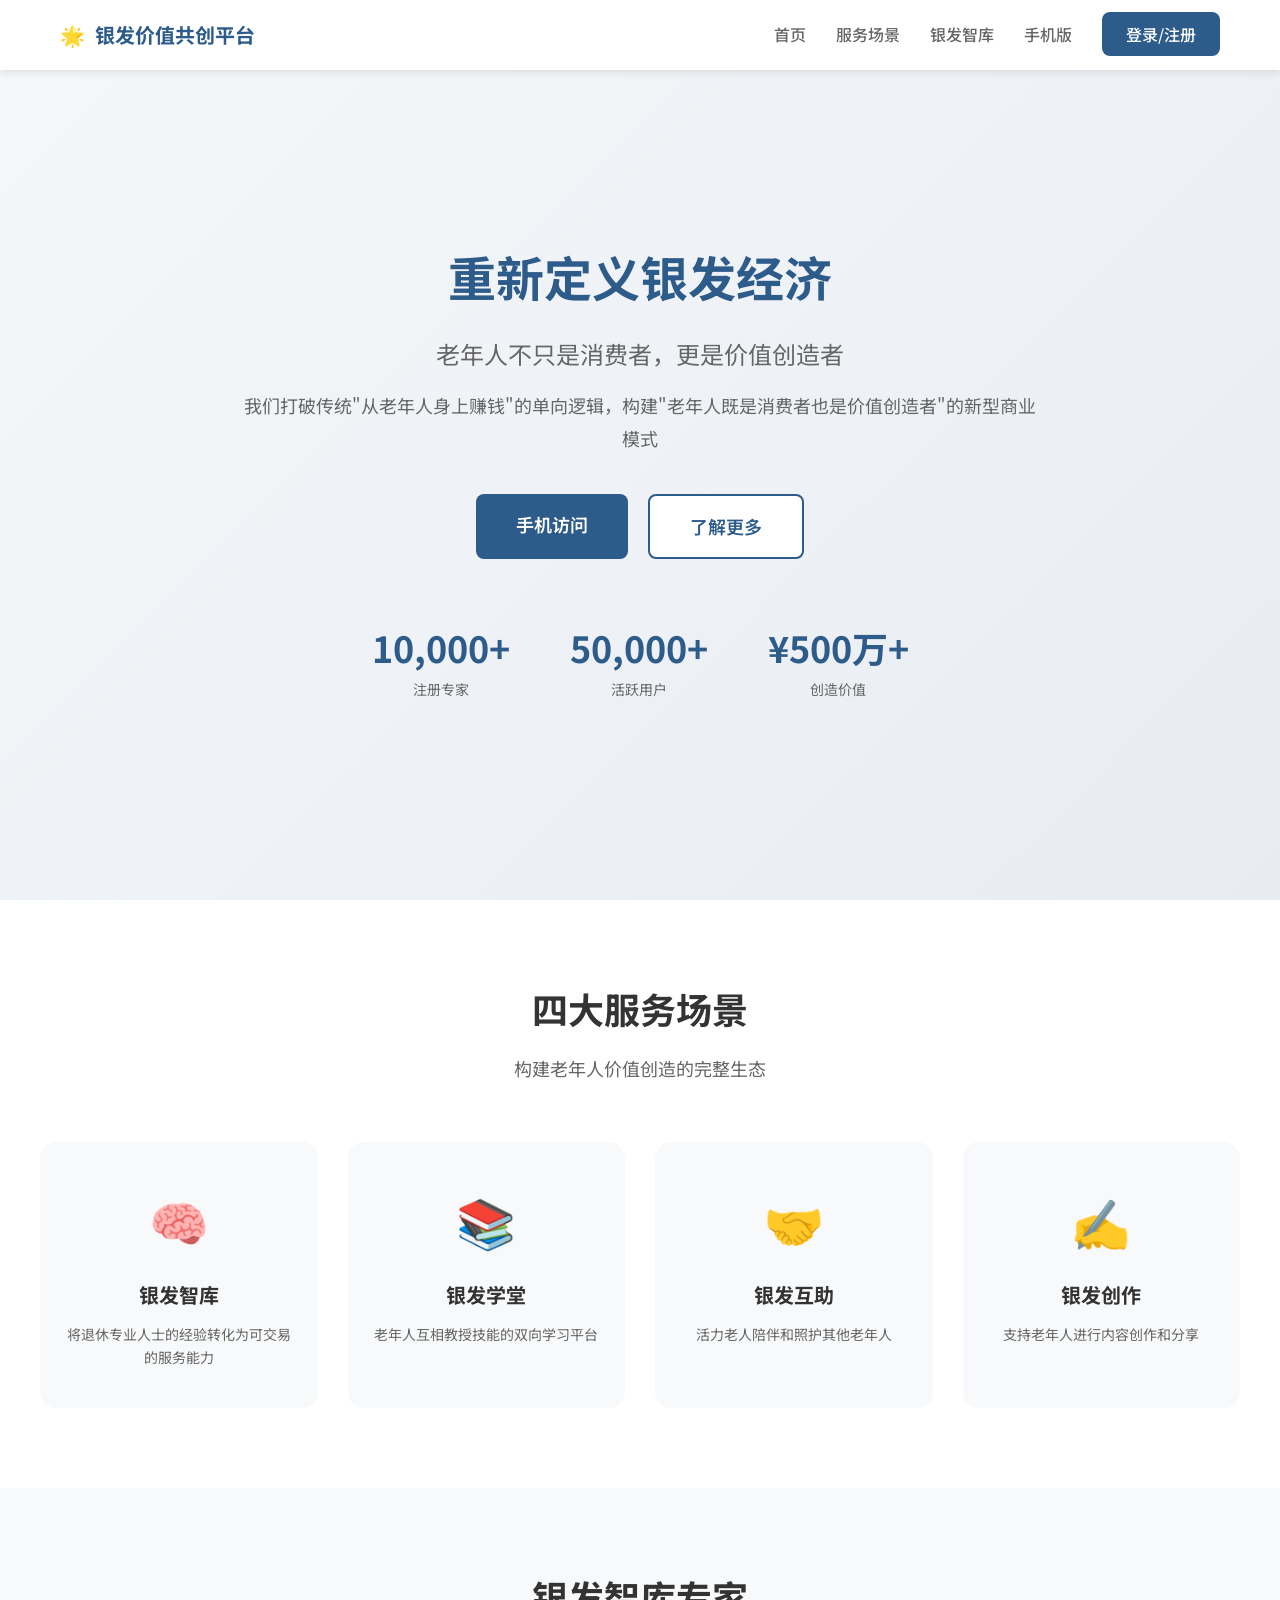
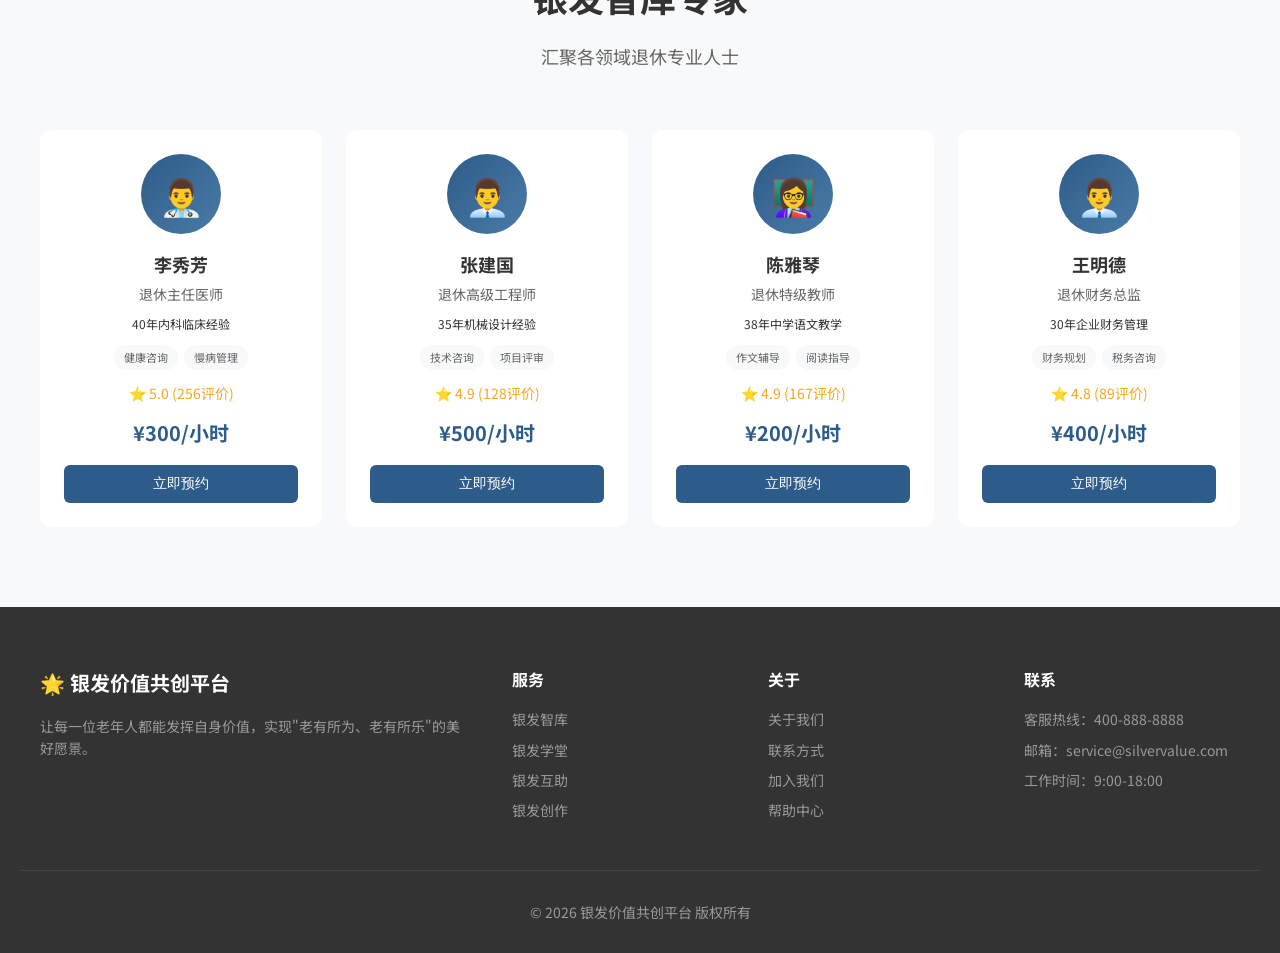
<file: index.html>
<!DOCTYPE html>
<html lang="zh-CN">
<head>
    <meta charset="UTF-8">
    <meta name="viewport" content="width=device-width, initial-scale=1.0">
    <title>银发价值共创平台</title>
    <script>
        // 自动检测设备类型并跳转
        (function() {
            var isMobile = /Android|webOS|iPhone|iPad|iPod|BlackBerry|IEMobile|Opera Mini/i.test(navigator.userAgent);
            if (isMobile) {
                // 手机访问，保持在当前页（手机版）
                window.location.href = 'mobile.html';
            }
            // 电脑访问，继续加载电脑版
        })();
    </script>
    <link href="https://fonts.googleapis.com/css2?family=Noto+Sans+SC:wght@300;400;500;700&display=swap" rel="stylesheet">
    <style>
        * {
            margin: 0;
            padding: 0;
            box-sizing: border-box;
        }

        :root {
            --primary-color: #2E5C8A;
            --primary-light: #4A7BA7;
            --secondary-color: #F5A623;
            --text-dark: #333333;
            --text-gray: #666666;
            --bg-light: #F8F9FA;
            --bg-white: #FFFFFF;
        }

        body {
            font-family: 'Noto Sans SC', -apple-system, BlinkMacSystemFont, 'Segoe UI', sans-serif;
            color: var(--text-dark);
            line-height: 1.6;
        }

        /* 导航栏 */
        .navbar {
            background: var(--bg-white);
            box-shadow: 0 2px 8px rgba(0,0,0,0.1);
            position: fixed;
            top: 0;
            left: 0;
            right: 0;
            z-index: 1000;
        }

        .nav-container {
            max-width: 1200px;
            margin: 0 auto;
            padding: 0 20px;
            display: flex;
            justify-content: space-between;
            align-items: center;
            height: 70px;
        }

        .logo {
            display: flex;
            align-items: center;
            gap: 10px;
            font-size: 20px;
            font-weight: 700;
            color: var(--primary-color);
        }

        .nav-menu {
            display: flex;
            list-style: none;
            gap: 30px;
        }

        .nav-menu a {
            text-decoration: none;
            color: var(--text-gray);
            font-weight: 500;
            transition: color 0.3s;
        }

        .nav-menu a:hover {
            color: var(--primary-color);
        }

        .btn-login {
            background: var(--primary-color);
            color: white !important;
            padding: 10px 24px;
            border-radius: 8px;
        }

        /* 英雄区 */
        .hero {
            min-height: 100vh;
            background: linear-gradient(135deg, #f5f7fa 0%, #e8ecf1 100%);
            display: flex;
            align-items: center;
            justify-content: center;
            padding: 100px 20px 60px;
        }

        .hero-content {
            max-width: 800px;
            text-align: center;
        }

        .hero h1 {
            font-size: 48px;
            font-weight: 700;
            color: var(--primary-color);
            margin-bottom: 20px;
        }

        .hero-subtitle {
            font-size: 24px;
            color: var(--text-gray);
            margin-bottom: 16px;
        }

        .hero-desc {
            font-size: 18px;
            color: var(--text-gray);
            margin-bottom: 40px;
            line-height: 1.8;
        }

        .hero-buttons {
            display: flex;
            gap: 20px;
            justify-content: center;
            margin-bottom: 60px;
        }

        .btn-primary {
            background: var(--primary-color);
            color: white;
            padding: 16px 40px;
            border-radius: 8px;
            text-decoration: none;
            font-weight: 600;
            font-size: 18px;
            transition: all 0.3s;
        }

        .btn-primary:hover {
            background: var(--primary-light);
            transform: translateY(-2px);
        }

        .btn-secondary {
            background: white;
            color: var(--primary-color);
            padding: 16px 40px;
            border-radius: 8px;
            text-decoration: none;
            font-weight: 600;
            font-size: 18px;
            border: 2px solid var(--primary-color);
            transition: all 0.3s;
        }

        .btn-secondary:hover {
            background: var(--primary-color);
            color: white;
        }

        .hero-stats {
            display: flex;
            justify-content: center;
            gap: 60px;
        }

        .stat-item {
            text-align: center;
        }

        .stat-number {
            display: block;
            font-size: 36px;
            font-weight: 700;
            color: var(--primary-color);
        }

        .stat-label {
            font-size: 14px;
            color: var(--text-gray);
        }

        /* 服务场景 */
        .services {
            padding: 80px 20px;
            background: var(--bg-white);
        }

        .container {
            max-width: 1200px;
            margin: 0 auto;
        }

        .section-title {
            text-align: center;
            margin-bottom: 60px;
        }

        .section-title h2 {
            font-size: 36px;
            color: var(--text-dark);
            margin-bottom: 16px;
        }

        .section-title p {
            font-size: 18px;
            color: var(--text-gray);
        }

        .services-grid {
            display: grid;
            grid-template-columns: repeat(4, 1fr);
            gap: 30px;
        }

        .service-card {
            background: var(--bg-light);
            border-radius: 16px;
            padding: 40px 24px;
            text-align: center;
            transition: all 0.3s;
            cursor: pointer;
        }

        .service-card:hover {
            transform: translateY(-8px);
            box-shadow: 0 12px 40px rgba(0,0,0,0.1);
        }

        .service-icon {
            font-size: 48px;
            margin-bottom: 20px;
        }

        .service-card h3 {
            font-size: 20px;
            margin-bottom: 12px;
            color: var(--text-dark);
        }

        .service-card p {
            font-size: 14px;
            color: var(--text-gray);
            line-height: 1.6;
        }

        /* 专家展示 */
        .experts {
            padding: 80px 20px;
            background: var(--bg-light);
        }

        .experts-grid {
            display: grid;
            grid-template-columns: repeat(4, 1fr);
            gap: 24px;
        }

        .expert-card {
            background: var(--bg-white);
            border-radius: 12px;
            padding: 24px;
            text-align: center;
            transition: all 0.3s;
        }

        .expert-card:hover {
            transform: translateY(-4px);
            box-shadow: 0 8px 30px rgba(0,0,0,0.1);
        }

        .expert-avatar {
            width: 80px;
            height: 80px;
            border-radius: 50%;
            background: linear-gradient(135deg, var(--primary-color), var(--primary-light));
            display: flex;
            align-items: center;
            justify-content: center;
            margin: 0 auto 16px;
            font-size: 36px;
        }

        .expert-card h4 {
            font-size: 18px;
            margin-bottom: 4px;
        }

        .expert-title {
            font-size: 14px;
            color: var(--text-gray);
            margin-bottom: 8px;
        }

        .expert-field {
            font-size: 12px;
            color: var(--text-light);
            margin-bottom: 12px;
        }

        .expert-tags {
            display: flex;
            flex-wrap: wrap;
            gap: 6px;
            justify-content: center;
            margin-bottom: 12px;
        }

        .tag {
            background: var(--bg-light);
            padding: 4px 10px;
            border-radius: 20px;
            font-size: 11px;
            color: var(--text-gray);
        }

        .expert-rating {
            font-size: 14px;
            color: var(--secondary-color);
            margin-bottom: 12px;
        }

        .expert-price {
            font-size: 20px;
            font-weight: 700;
            color: var(--primary-color);
            margin-bottom: 16px;
        }

        .btn-book {
            background: var(--primary-color);
            color: white;
            border: none;
            padding: 10px 24px;
            border-radius: 6px;
            cursor: pointer;
            font-size: 14px;
            width: 100%;
        }

        /* 页脚 */
        .footer {
            background: var(--text-dark);
            color: white;
            padding: 60px 20px 30px;
        }

        .footer-content {
            max-width: 1200px;
            margin: 0 auto;
            display: grid;
            grid-template-columns: 2fr 1fr 1fr 1fr;
            gap: 40px;
            margin-bottom: 40px;
        }

        .footer-brand h3 {
            font-size: 20px;
            margin-bottom: 16px;
        }

        .footer-brand p {
            font-size: 14px;
            color: #999;
            line-height: 1.6;
        }

        .footer-links h4 {
            font-size: 16px;
            margin-bottom: 16px;
        }

        .footer-links a {
            display: block;
            color: #999;
            text-decoration: none;
            font-size: 14px;
            margin-bottom: 8px;
            transition: color 0.3s;
        }

        .footer-links a:hover {
            color: white;
        }

        .footer-bottom {
            text-align: center;
            padding-top: 30px;
            border-top: 1px solid #444;
            font-size: 14px;
            color: #999;
        }

        /* 响应式 */
        @media (max-width: 1024px) {
            .services-grid,
            .experts-grid {
                grid-template-columns: repeat(2, 1fr);
            }
            
            .footer-content {
                grid-template-columns: repeat(2, 1fr);
            }
        }

        @media (max-width: 768px) {
            .hero h1 {
                font-size: 32px;
            }
            
            .hero-buttons {
                flex-direction: column;
                align-items: center;
            }
            
            .hero-stats {
                flex-direction: column;
                gap: 20px;
            }
            
            .services-grid,
            .experts-grid {
                grid-template-columns: 1fr;
            }
            
            .footer-content {
                grid-template-columns: 1fr;
            }
            
            .nav-menu {
                display: none;
            }
        }
    </style>
</head>
<body>
    <!-- 导航栏 -->
    <nav class="navbar">
        <div class="nav-container">
            <div class="logo">
                <span>🌟</span>
                <span>银发价值共创平台</span>
            </div>
            <ul class="nav-menu">
                <li><a href="#home">首页</a></li>
                <li><a href="#services">服务场景</a></li>
                <li><a href="#experts">银发智库</a></li>
                <li><a href="mobile.html">手机版</a></li>
                <li><a href="#login" class="btn-login">登录/注册</a></li>
            </ul>
        </div>
    </nav>

    <!-- 英雄区 -->
    <section id="home" class="hero">
        <div class="hero-content">
            <h1>重新定义银发经济</h1>
            <p class="hero-subtitle">老年人不只是消费者，更是价值创造者</p>
            <p class="hero-desc">我们打破传统"从老年人身上赚钱"的单向逻辑，构建"老年人既是消费者也是价值创造者"的新型商业模式</p>
            <div class="hero-buttons">
                <a href="mobile.html" class="btn-primary">手机访问</a>
                <a href="#services" class="btn-secondary">了解更多</a>
            </div>
            <div class="hero-stats">
                <div class="stat-item">
                    <span class="stat-number">10,000+</span>
                    <span class="stat-label">注册专家</span>
                </div>
                <div class="stat-item">
                    <span class="stat-number">50,000+</span>
                    <span class="stat-label">活跃用户</span>
                </div>
                <div class="stat-item">
                    <span class="stat-number">¥500万+</span>
                    <span class="stat-label">创造价值</span>
                </div>
            </div>
        </div>
    </section>

    <!-- 服务场景 -->
    <section id="services" class="services">
        <div class="container">
            <div class="section-title">
                <h2>四大服务场景</h2>
                <p>构建老年人价值创造的完整生态</p>
            </div>
            <div class="services-grid">
                <div class="service-card">
                    <div class="service-icon">🧠</div>
                    <h3>银发智库</h3>
                    <p>将退休专业人士的经验转化为可交易的服务能力</p>
                </div>
                <div class="service-card">
                    <div class="service-icon">📚</div>
                    <h3>银发学堂</h3>
                    <p>老年人互相教授技能的双向学习平台</p>
                </div>
                <div class="service-card">
                    <div class="service-icon">🤝</div>
                    <h3>银发互助</h3>
                    <p>活力老人陪伴和照护其他老年人</p>
                </div>
                <div class="service-card">
                    <div class="service-icon">✍️</div>
                    <h3>银发创作</h3>
                    <p>支持老年人进行内容创作和分享</p>
                </div>
            </div>
        </div>
    </section>

    <!-- 专家展示 -->
    <section id="experts" class="experts">
        <div class="container">
            <div class="section-title">
                <h2>银发智库专家</h2>
                <p>汇聚各领域退休专业人士</p>
            </div>
            <div class="experts-grid">
                <div class="expert-card">
                    <div class="expert-avatar">👨‍⚕️</div>
                    <h4>李秀芳</h4>
                    <p class="expert-title">退休主任医师</p>
                    <p class="expert-field">40年内科临床经验</p>
                    <div class="expert-tags">
                        <span class="tag">健康咨询</span>
                        <span class="tag">慢病管理</span>
                    </div>
                    <div class="expert-rating">⭐ 5.0 (256评价)</div>
                    <div class="expert-price">¥300/小时</div>
                    <button class="btn-book">立即预约</button>
                </div>
                <div class="expert-card">
                    <div class="expert-avatar">👨‍💼</div>
                    <h4>张建国</h4>
                    <p class="expert-title">退休高级工程师</p>
                    <p class="expert-field">35年机械设计经验</p>
                    <div class="expert-tags">
                        <span class="tag">技术咨询</span>
                        <span class="tag">项目评审</span>
                    </div>
                    <div class="expert-rating">⭐ 4.9 (128评价)</div>
                    <div class="expert-price">¥500/小时</div>
                    <button class="btn-book">立即预约</button>
                </div>
                <div class="expert-card">
                    <div class="expert-avatar">👩‍🏫</div>
                    <h4>陈雅琴</h4>
                    <p class="expert-title">退休特级教师</p>
                    <p class="expert-field">38年中学语文教学</p>
                    <div class="expert-tags">
                        <span class="tag">作文辅导</span>
                        <span class="tag">阅读指导</span>
                    </div>
                    <div class="expert-rating">⭐ 4.9 (167评价)</div>
                    <div class="expert-price">¥200/小时</div>
                    <button class="btn-book">立即预约</button>
                </div>
                <div class="expert-card">
                    <div class="expert-avatar">👨‍💼</div>
                    <h4>王明德</h4>
                    <p class="expert-title">退休财务总监</p>
                    <p class="expert-field">30年企业财务管理</p>
                    <div class="expert-tags">
                        <span class="tag">财务规划</span>
                        <span class="tag">税务咨询</span>
                    </div>
                    <div class="expert-rating">⭐ 4.8 (89评价)</div>
                    <div class="expert-price">¥400/小时</div>
                    <button class="btn-book">立即预约</button>
                </div>
            </div>
        </div>
    </section>

    <!-- 页脚 -->
    <footer class="footer">
        <div class="footer-content">
            <div class="footer-brand">
                <h3>🌟 银发价值共创平台</h3>
                <p>让每一位老年人都能发挥自身价值，实现"老有所为、老有所乐"的美好愿景。</p>
            </div>
            <div class="footer-links">
                <h4>服务</h4>
                <a href="#">银发智库</a>
                <a href="#">银发学堂</a>
                <a href="#">银发互助</a>
                <a href="#">银发创作</a>
            </div>
            <div class="footer-links">
                <h4>关于</h4>
                <a href="#">关于我们</a>
                <a href="#">联系方式</a>
                <a href="#">加入我们</a>
                <a href="#">帮助中心</a>
            </div>
            <div class="footer-links">
                <h4>联系</h4>
                <a href="#">客服热线：400-888-8888</a>
                <a href="#">邮箱：service@silvervalue.com</a>
                <a href="#">工作时间：9:00-18:00</a>
            </div>
        </div>
        <div class="footer-bottom">
            <p>© 2026 银发价值共创平台 版权所有</p>
        </div>
    </footer>

    <script>
        // 简单的交互效果
        document.querySelectorAll('.btn-book').forEach(btn => {
            btn.addEventListener('click', function() {
                alert('请先登录后预约专家');
            });
        });
    </script>
</body>
</html>
</file>
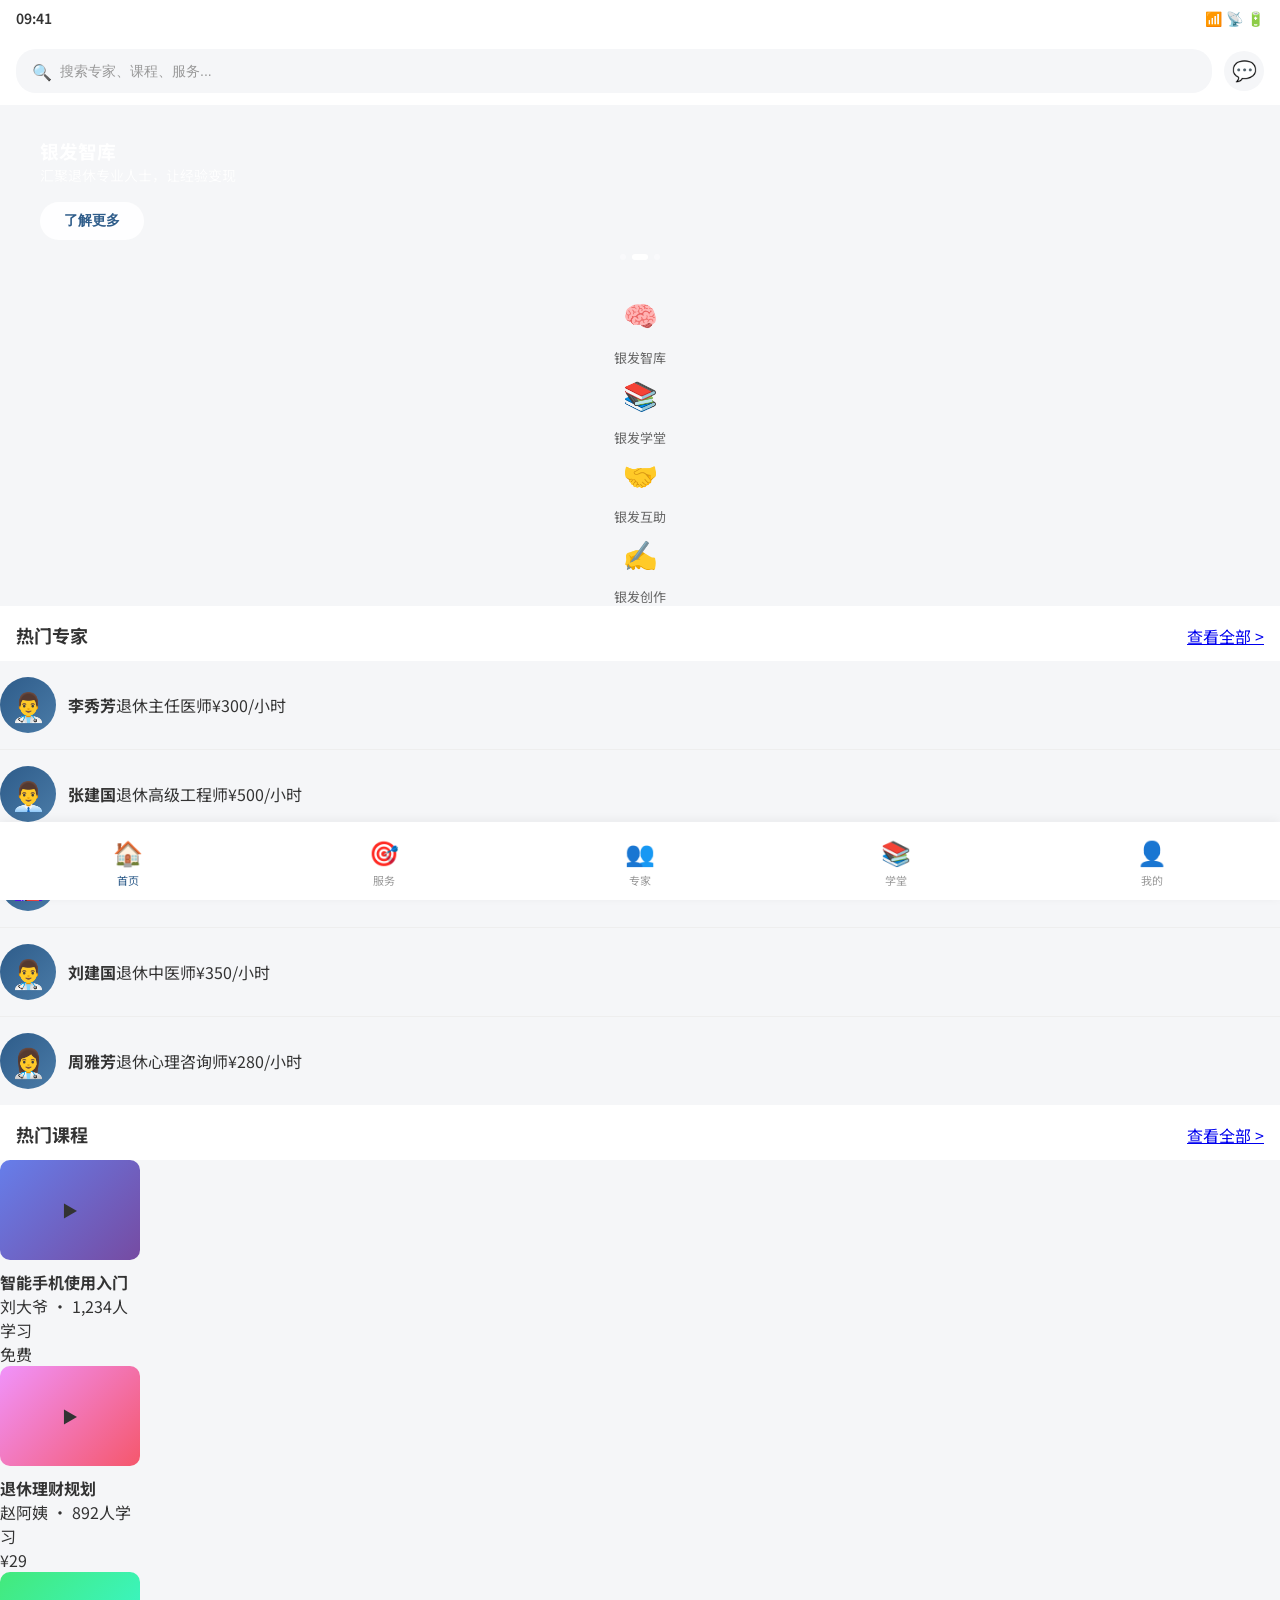
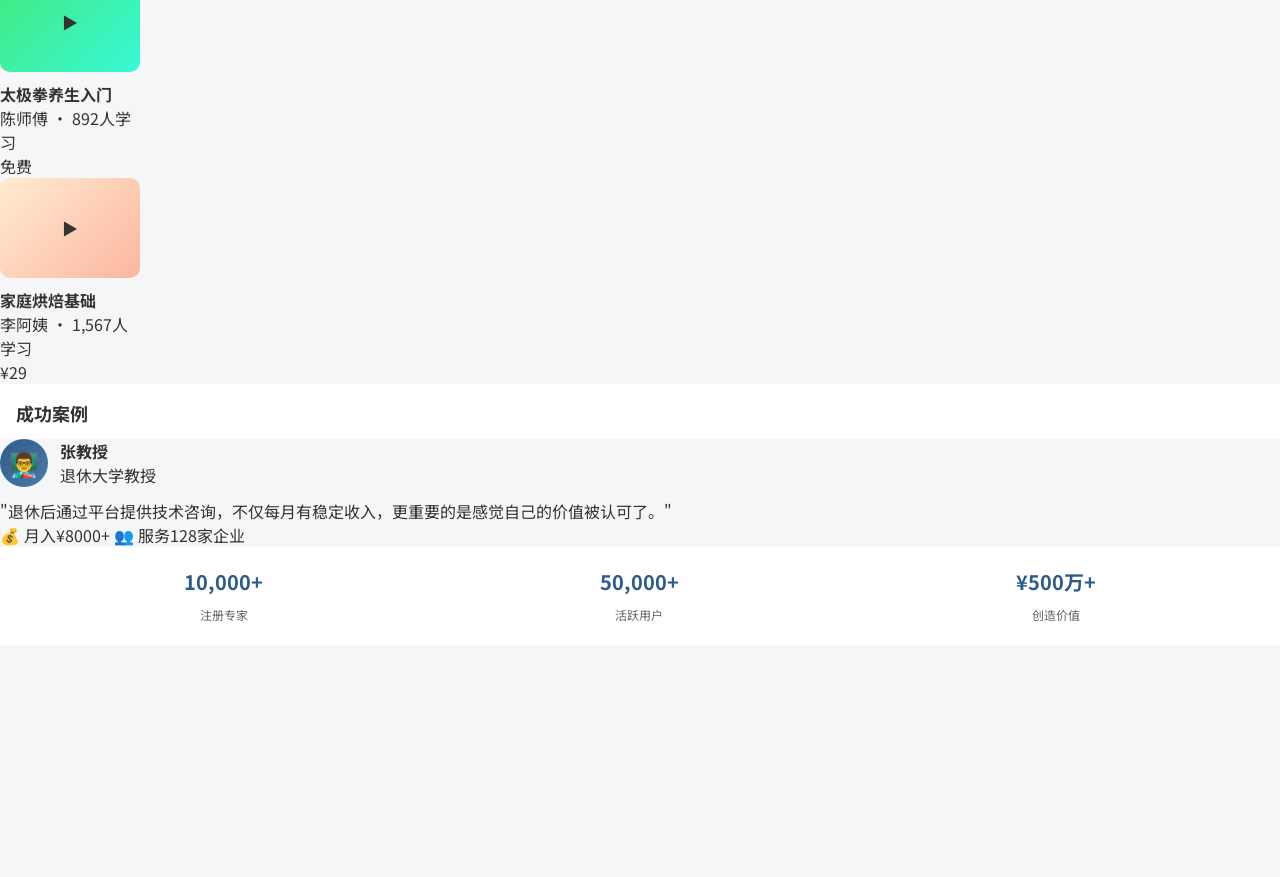
<file: mobile.html>
<!DOCTYPE html>
<html lang="zh-CN">
<head>
    <meta charset="UTF-8">
    <meta name="viewport" content="width=device-width, initial-scale=1.0, maximum-scale=1.0, user-scalable=no">
    <meta name="apple-mobile-web-app-capable" content="yes">
    <meta name="apple-mobile-web-app-status-bar-style" content="black-translucent">
    <title>银发价值共创平台 - 手机版</title>
    <link rel="stylesheet" href="mobile.css">
    <link href="https://fonts.googleapis.com/css2?family=Noto+Sans+SC:wght@400;500;700&display=swap" rel="stylesheet">
</head>
<body>
    <!-- 底部导航栏 -->
    <nav class="bottom-nav">
        <a href="#home" class="nav-item active" data-page="home">
            <span class="nav-icon">🏠</span>
            <span class="nav-text">首页</span>
        </a>
        <a href="#services" class="nav-item" data-page="services">
            <span class="nav-icon">🎯</span>
            <span class="nav-text">服务</span>
        </a>
        <a href="#experts" class="nav-item" data-page="experts">
            <span class="nav-icon">👥</span>
            <span class="nav-text">专家</span>
        </a>
        <a href="#courses" class="nav-item" data-page="courses">
            <span class="nav-icon">📚</span>
            <span class="nav-text">学堂</span>
        </a>
        <a href="#profile" class="nav-item" data-page="profile">
            <span class="nav-icon">👤</span>
            <span class="nav-text">我的</span>
        </a>
    </nav>

    <!-- 首页 -->
    <section id="home" class="page active">
        <!-- 顶部状态栏 -->
        <div class="status-bar">
            <span class="time" id="clock">09:41</span>
            <div class="status-icons">
                <span>📶</span>
                <span>📡</span>
                <span>🔋</span>
            </div>
        </div>

        <!-- 搜索栏 -->
        <div class="search-bar">
            <div class="search-input">
                <span class="search-icon">🔍</span>
                <input type="text" placeholder="搜索专家、课程、服务...">
            </div>
            <button class="msg-btn">💬</button>
        </div>

        <!-- Banner轮播 -->
        <div class="banner-slider">
            <div class="banner active">
                <div class="banner-content">
                    <h3>重新定义银发经济</h3>
                    <p>老年人不只是消费者，更是价值创造者</p>
                    <button class="banner-btn">立即加入</button>
                </div>
            </div>
            <div class="banner">
                <div class="banner-content">
                    <h3>银发智库</h3>
                    <p>汇聚退休专业人士，让经验变现</p>
                    <button class="banner-btn">了解更多</button>
                </div>
            </div>
            <div class="banner">
                <div class="banner-content">
                    <h3>银发学堂</h3>
                    <p>老年人互相教授技能的双向学习平台</p>
                    <button class="banner-btn">开始学习</button>
                </div>
            </div>
            <div class="banner-dots">
                <span class="dot active"></span>
                <span class="dot"></span>
                <span class="dot"></span>
            </div>
        </div>

        <!-- 快捷入口 -->
        <div class="quick-entries">
            <div class="entry-item" data-service="thinktank">
                <span class="entry-icon">🧠</span>
                <span class="entry-text">银发智库</span>
            </div>
            <div class="entry-item" data-service="academy">
                <span class="entry-icon">📚</span>
                <span class="entry-text">银发学堂</span>
            </div>
            <div class="entry-item" data-service="mutual">
                <span class="entry-icon">🤝</span>
                <span class="entry-text">银发互助</span>
            </div>
            <div class="entry-item" data-service="create">
                <span class="entry-icon">✍️</span>
                <span class="entry-text">银发创作</span>
            </div>
        </div>

        <!-- 热门专家 -->
        <div class="section-header">
            <h3>热门专家</h3>
            <a href="#experts" class="view-all">查看全部 ></a>
        </div>
        <div class="experts-scroll">
            <div class="expert-card-mini">
                <div class="expert-avatar-mini">👨‍⚕️</div>
                <h4>李秀芳</h4>
                <p>退休主任医师</p>
                <span class="expert-price">¥300/小时</span>
            </div>
            <div class="expert-card-mini">
                <div class="expert-avatar-mini">👨‍💼</div>
                <h4>张建国</h4>
                <p>退休高级工程师</p>
                <span class="expert-price">¥500/小时</span>
            </div>
            <div class="expert-card-mini">
                <div class="expert-avatar-mini">👩‍🏫</div>
                <h4>陈雅琴</h4>
                <p>退休特级教师</p>
                <span class="expert-price">¥200/小时</span>
            </div>
            <div class="expert-card-mini">
                <div class="expert-avatar-mini">👨‍⚕️</div>
                <h4>刘建国</h4>
                <p>退休中医师</p>
                <span class="expert-price">¥350/小时</span>
            </div>
            <div class="expert-card-mini">
                <div class="expert-avatar-mini">👩‍⚕️</div>
                <h4>周雅芳</h4>
                <p>退休心理咨询师</p>
                <span class="expert-price">¥280/小时</span>
            </div>
        </div>

        <!-- 热门课程 -->
        <div class="section-header">
            <h3>热门课程</h3>
            <a href="#courses" class="view-all">查看全部 ></a>
        </div>
        <div class="courses-scroll">
            <div class="course-card-mini">
                <div class="course-img" style="background: linear-gradient(135deg, #667eea 0%, #764ba2 100%);">
                    <span class="course-play-mini">▶️</span>
                </div>
                <h4>智能手机使用入门</h4>
                <p>刘大爷 · 1,234人学习</p>
                <span class="course-tag free">免费</span>
            </div>
            <div class="course-card-mini">
                <div class="course-img" style="background: linear-gradient(135deg, #f093fb 0%, #f5576c 100%);">
                    <span class="course-play-mini">▶️</span>
                </div>
                <h4>退休理财规划</h4>
                <p>赵阿姨 · 892人学习</p>
                <span class="course-tag">¥29</span>
            </div>
            <div class="course-card-mini">
                <div class="course-img" style="background: linear-gradient(135deg, #43e97b 0%, #38f9d7 100%);">
                    <span class="course-play-mini">▶️</span>
                </div>
                <h4>太极拳养生入门</h4>
                <p>陈师傅 · 892人学习</p>
                <span class="course-tag free">免费</span>
            </div>
            <div class="course-card-mini">
                <div class="course-img" style="background: linear-gradient(135deg, #ffecd2 0%, #fcb69f 100%);">
                    <span class="course-play-mini">▶️</span>
                </div>
                <h4>家庭烘焙基础</h4>
                <p>李阿姨 · 1,567人学习</p>
                <span class="course-tag">¥29</span>
            </div>
        </div>

        <!-- 成功案例 -->
        <div class="section-header">
            <h3>成功案例</h3>
        </div>
        <div class="success-stories">
            <div class="story-card">
                <div class="story-header">
                    <span class="story-avatar">👨‍🏫</span>
                    <div class="story-info">
                        <h4>张教授</h4>
                        <p>退休大学教授</p>
                    </div>
                </div>
                <p class="story-content">"退休后通过平台提供技术咨询，不仅每月有稳定收入，更重要的是感觉自己的价值被认可了。"</p>
                <div class="story-stats">
                    <span>💰 月入¥8000+</span>
                    <span>👥 服务128家企业</span>
                </div>
            </div>
        </div>

        <!-- 平台数据 -->
        <div class="platform-stats">
            <div class="stat-box">
                <span class="stat-num">10,000+</span>
                <span class="stat-label">注册专家</span>
            </div>
            <div class="stat-box">
                <span class="stat-num">50,000+</span>
                <span class="stat-label">活跃用户</span>
            </div>
            <div class="stat-box">
                <span class="stat-num">¥500万+</span>
                <span class="stat-label">创造价值</span>
            </div>
        </div>

        <div class="bottom-spacer"></div>
    </section>

    <!-- 服务页面 -->
    <section id="services" class="page">
        <div class="page-header">
            <h2>服务场景</h2>
        </div>

        <!-- 服务卡片 -->
        <div class="services-list">
            <div class="service-card-large" data-service="thinktank">
                <div class="service-icon-large">🧠</div>
                <div class="service-info">
                    <h3>银发智库</h3>
                    <p>将退休专业人士的经验转化为可交易的服务能力</p>
                    <div class="service-features">
                        <span>✓ 技术咨询</span>
                        <span>✓ 项目指导</span>
                        <span>✓ 企业顾问</span>
                    </div>
                </div>
                <button class="btn-service-action">进入</button>
            </div>

            <div class="service-card-large" data-service="academy">
                <div class="service-icon-large">📚</div>
                <div class="service-info">
                    <h3>银发学堂</h3>
                    <p>老年人互相教授技能的双向学习平台</p>
                    <div class="service-features">
                        <span>✓ 技能学习</span>
                        <span>✓ 经验分享</span>
                        <span>✓ 社区交流</span>
                    </div>
                </div>
                <button class="btn-service-action">进入</button>
            </div>

            <div class="service-card-large" data-service="mutual">
                <div class="service-icon-large">🤝</div>
                <div class="service-info">
                    <h3>银发互助</h3>
                    <p>活力老人陪伴和照护其他老年人</p>
                    <div class="service-features">
                        <span>✓ 陪伴聊天</span>
                        <span>✓ 日常照护</span>
                        <span>✓ 就医陪同</span>
                    </div>
                </div>
                <button class="btn-service-action">进入</button>
            </div>

            <div class="service-card-large" data-service="create">
                <div class="service-icon-large">✍️</div>
                <div class="service-info">
                    <h3>银发创作</h3>
                    <p>支持老年人进行内容创作和分享</p>
                    <div class="service-features">
                        <span>✓ 文章分享</span>
                        <span>✓ 视频创作</span>
                        <span>✓ 直播互动</span>
                    </div>
                </div>
                <button class="btn-service-action">进入</button>
            </div>
        </div>

        <div class="bottom-spacer"></div>
    </section>

    <!-- 专家页面 -->
    <section id="experts" class="page">
        <div class="page-header">
            <h2>银发智库</h2>
        </div>

        <!-- 筛选标签 -->
        <div class="filter-tags">
            <span class="filter-tag active">全部</span>
            <span class="filter-tag">医疗健康</span>
            <span class="filter-tag">技术工程</span>
            <span class="filter-tag">教育培训</span>
            <span class="filter-tag">财务金融</span>
            <span class="filter-tag">心理咨询</span>
        </div>

        <!-- 专家列表 -->
        <div class="experts-list-full">
            <div class="expert-card-full">
                <div class="expert-header">
                    <span class="expert-avatar-full">👨‍⚕️</span>
                    <div class="expert-title-full">
                        <h4>李秀芳 <span class="badge">认证</span></h4>
                        <p>退休主任医师 · 40年经验</p>
                    </div>
                    <span class="expert-price-full">¥300/小时</span>
                </div>
                <div class="expert-tags-full">
                    <span class="tag-mini">健康咨询</span>
                    <span class="tag-mini">慢病管理</span>
                    <span class="tag-mini">体检解读</span>
                </div>
                <div class="expert-rating-full">
                    <span class="stars">★★★★★</span>
                    <span class="rating-text">5.0分 (256条评价)</span>
                    <span class="service-count">已服务 512 人</span>
                </div>
                <div class="expert-actions">
                    <button class="btn-consult">立即咨询</button>
                    <button class="btn-favorite">❤️</button>
                </div>
            </div>

            <div class="expert-card-full">
                <div class="expert-header">
                    <span class="expert-avatar-full">👨‍💼</span>
                    <div class="expert-title-full">
                        <h4>张建国 <span class="badge">认证</span></h4>
                        <p>退休高级工程师 · 35年经验</p>
                    </div>
                    <span class="expert-price-full">¥500/小时</span>
                </div>
                <div class="expert-tags-full">
                    <span class="tag-mini">技术咨询</span>
                    <span class="tag-mini">项目评审</span>
                    <span class="tag-mini">工艺改进</span>
                </div>
                <div class="expert-rating-full">
                    <span class="stars">★★★★★</span>
                    <span class="rating-text">4.9分 (128条评价)</span>
                    <span class="service-count">已服务 256 人</span>
                </div>
                <div class="expert-actions">
                    <button class="btn-consult">立即咨询</button>
                    <button class="btn-favorite">❤️</button>
                </div>
            </div>

            <div class="expert-card-full">
                <div class="expert-header">
                    <span class="expert-avatar-full">👩‍🏫</span>
                    <div class="expert-title-full">
                        <h4>陈雅琴 <span class="badge">认证</span></h4>
                        <p>退休特级教师 · 38年经验</p>
                    </div>
                    <span class="expert-price-full">¥200/小时</span>
                </div>
                <div class="expert-tags-full">
                    <span class="tag-mini">作文辅导</span>
                    <span class="tag-mini">阅读指导</span>
                    <span class="tag-mini">学习方法</span>
                </div>
                <div class="expert-rating-full">
                    <span class="stars">★★★★★</span>
                    <span class="rating-text">4.9分 (167条评价)</span>
                    <span class="service-count">已服务 334 人</span>
                </div>
                <div class="expert-actions">
                    <button class="btn-consult">立即咨询</button>
                    <button class="btn-favorite">❤️</button>
                </div>
            </div>

            <div class="expert-card-full">
                <div class="expert-header">
                    <span class="expert-avatar-full">👨‍💼</span>
                    <div class="expert-title-full">
                        <h4>王明德 <span class="badge">认证</span></h4>
                        <p>退休财务总监 · 30年经验</p>
                    </div>
                    <span class="expert-price-full">¥400/小时</span>
                </div>
                <div class="expert-tags-full">
                    <span class="tag-mini">财务规划</span>
                    <span class="tag-mini">税务咨询</span>
                    <span class="tag-mini">理财建议</span>
                </div>
                <div class="expert-rating-full">
                    <span class="stars">★★★★★</span>
                    <span class="rating-text">4.8分 (89条评价)</span>
                    <span class="service-count">已服务 178 人</span>
                </div>
                <div class="expert-actions">
                    <button class="btn-consult">立即咨询</button>
                    <button class="btn-favorite">❤️</button>
                </div>
            </div>

            <!-- 新专家1：退休中医师 -->
            <div class="expert-card-full">
                <div class="expert-header">
                    <span class="expert-avatar-full">👨‍⚕️</span>
                    <div class="expert-title-full">
                        <h4>刘建国 <span class="badge">认证</span></h4>
                        <p>退休中医师 · 42年经验</p>
                    </div>
                    <span class="expert-price-full">¥350/小时</span>
                </div>
                <div class="expert-tags-full">
                    <span class="tag-mini">中医调理</span>
                    <span class="tag-mini">针灸推拿</span>
                    <span class="tag-mini">养生保健</span>
                </div>
                <div class="expert-rating-full">
                    <span class="stars">★★★★★</span>
                    <span class="rating-text">5.0分 (198条评价)</span>
                    <span class="service-count">已服务 423 人</span>
                </div>
                <div class="expert-actions">
                    <button class="btn-consult">立即咨询</button>
                    <button class="btn-favorite">🤍</button>
                </div>
            </div>

            <!-- 新专家2：退休心理咨询师 -->
            <div class="expert-card-full">
                <div class="expert-header">
                    <span class="expert-avatar-full">👩‍⚕️</span>
                    <div class="expert-title-full">
                        <h4>周雅芳 <span class="badge">认证</span></h4>
                        <p>退休心理咨询师 · 25年经验</p>
                    </div>
                    <span class="expert-price-full">¥280/小时</span>
                </div>
                <div class="expert-tags-full">
                    <span class="tag-mini">情绪疏导</span>
                    <span class="tag-mini">家庭关系</span>
                    <span class="tag-mini">退休适应</span>
                </div>
                <div class="expert-rating-full">
                    <span class="stars">★★★★★</span>
                    <span class="rating-text">4.9分 (156条评价)</span>
                    <span class="service-count">已服务 289 人</span>
                </div>
                <div class="expert-actions">
                    <button class="btn-consult">立即咨询</button>
                    <button class="btn-favorite">🤍</button>
                </div>
            </div>
        </div>

        <div class="bottom-spacer"></div>
    </section>

    <!-- 学堂页面 -->
    <section id="courses" class="page">
        <div class="page-header">
            <h2>银发学堂</h2>
        </div>

        <!-- 课程分类 -->
        <div class="course-categories">
            <div class="category-item active">
                <span class="category-icon">📱</span>
                <span>智能设备</span>
            </div>
            <div class="category-item">
                <span class="category-icon">💰</span>
                <span>理财规划</span>
            </div>
            <div class="category-item">
                <span class="category-icon">🌺</span>
                <span>兴趣爱好</span>
            </div>
            <div class="category-item">
                <span class="category-icon">🎨</span>
                <span>艺术创作</span>
            </div>
            <div class="category-item">
                <span class="category-icon">🏃</span>
                <span>健康养生</span>
            </div>
        </div>

        <!-- 课程列表 -->
        <div class="course-list-full">
            <div class="course-card-full">
                <div class="course-img-full" style="background: linear-gradient(135deg, #667eea 0%, #764ba2 100%);">
                    <span class="course-play">▶️</span>
                </div>
                <div class="course-content-full">
                    <h4>智能手机使用入门 - 从入门到精通</h4>
                    <p class="course-instructor">刘大爷 · 退休IT工程师</p>
                    <div class="course-meta-full">
                        <span class="course-students">👥 1,234人学习</span>
                        <span class="course-rating">★ 4.9分</span>
                    </div>
                    <div class="course-footer">
                        <span class="course-lessons">12节课 · 共3小时</span>
                        <span class="course-price-tag free">免费</span>
                    </div>
                </div>
            </div>

            <div class="course-card-full">
                <div class="course-img-full" style="background: linear-gradient(135deg, #f093fb 0%, #f5576c 100%);">
                    <span class="course-play">▶️</span>
                </div>
                <div class="course-content-full">
                    <h4>退休理财规划 - 让养老金保值增值</h4>
                    <p class="course-instructor">赵阿姨 · 退休银行经理</p>
                    <div class="course-meta-full">
                        <span class="course-students">👥 892人学习</span>
                        <span class="course-rating">★ 4.8分</span>
                    </div>
                    <div class="course-footer">
                        <span class="course-lessons">8节课 · 共2小时</span>
                        <span class="course-price-tag">¥29</span>
                    </div>
                </div>
            </div>

            <div class="course-card-full">
                <div class="course-img-full" style="background: linear-gradient(135deg, #fa709a 0%, #fee140 100%);">
                    <span class="course-play">▶️</span>
                </div>
                <div class="course-content-full">
                    <h4>家庭园艺技巧 - 打造阳台花园</h4>
                    <p class="course-instructor">孙奶奶 · 退休园艺师</p>
                    <div class="course-meta-full">
                        <span class="course-students">👥 2,156人学习</span>
                        <span class="course-rating">★ 4.9分</span>
                    </div>
                    <div class="course-footer">
                        <span class="course-lessons">15节课 · 共4小时</span>
                        <span class="course-price-tag free">免费</span>
                    </div>
                </div>
            </div>

            <div class="course-card-full">
                <div class="course-img-full" style="background: linear-gradient(135deg, #fa709a 0%, #fee140 100%);">
                    <span class="course-play">▶️</span>
                </div>
                <div class="course-content-full">
                    <h4>国画基础入门 - 梅兰竹菊</h4>
                    <p class="course-instructor">周老师 · 退休美术教师</p>
                    <div class="course-meta-full">
                        <span class="course-students">👥 567人学习</span>
                        <span class="course-rating">★ 5.0分</span>
                    </div>
                    <div class="course-footer">
                        <span class="course-lessons">20节课 · 共6小时</span>
                        <span class="course-price-tag">¥49</span>
                    </div>
                </div>
            </div>

            <!-- 新课程1：太极拳养生入门 -->
            <div class="course-card-full">
                <div class="course-img-full" style="background: linear-gradient(135deg, #43e97b 0%, #38f9d7 100%);">
                    <span class="course-play">▶️</span>
                </div>
                <div class="course-content-full">
                    <h4>太极拳养生入门 - 强身健体修身养性</h4>
                    <p class="course-instructor">陈师傅 · 退休武术教练</p>
                    <div class="course-meta-full">
                        <span class="course-students">👥 892人学习</span>
                        <span class="course-rating">★ 4.9分</span>
                    </div>
                    <div class="course-footer">
                        <span class="course-lessons">15节课 · 共4小时</span>
                        <span class="course-price-tag free">免费</span>
                    </div>
                </div>
            </div>

            <!-- 新课程2：家庭烘焙基础 -->
            <div class="course-card-full">
                <div class="course-img-full" style="background: linear-gradient(135deg, #ffecd2 0%, #fcb69f 100%);">
                    <span class="course-play">▶️</span>
                </div>
                <div class="course-content-full">
                    <h4>家庭烘焙基础 - 面包蛋糕轻松做</h4>
                    <p class="course-instructor">李阿姨 · 退休面点师</p>
                    <div class="course-meta-full">
                        <span class="course-students">👥 1,567人学习</span>
                        <span class="course-rating">★ 4.8分</span>
                    </div>
                    <div class="course-footer">
                        <span class="course-lessons">10节课 · 共3小时</span>
                        <span class="course-price-tag">¥29</span>
                    </div>
                </div>
            </div>

            <!-- 新课程3：手机摄影技巧 -->
            <div class="course-card-full">
                <div class="course-img-full" style="background: linear-gradient(135deg, #4facfe 0%, #00f2fe 100%);">
                    <span class="course-play">▶️</span>
                </div>
                <div class="course-content-full">
                    <h4>手机摄影技巧 - 记录美好生活瞬间</h4>
                    <p class="course-instructor">张大爷 · 退休摄影师</p>
                    <div class="course-meta-full">
                        <span class="course-students">👥 2,341人学习</span>
                        <span class="course-rating">★ 5.0分</span>
                    </div>
                    <div class="course-footer">
                        <span class="course-lessons">12节课 · 共3.5小时</span>
                        <span class="course-price-tag">¥49</span>
                    </div>
                </div>
            </div>
        </div>

        <div class="bottom-spacer"></div>
    </section>

    <!-- 个人中心页面 -->
    <section id="profile" class="page">
        <!-- 用户信息 -->
        <div class="profile-header">
            <div class="profile-bg"></div>
            <div class="profile-info">
                <div class="profile-avatar">👤</div>
                <div class="profile-text">
                    <h3>点击登录</h3>
                    <p>登录后享受更多服务</p>
                </div>
                <span class="profile-arrow">></span>
            </div>
        </div>

        <!-- 功能入口 -->
        <div class="profile-menu">
            <div class="menu-item">
                <span class="menu-icon">📝</span>
                <span class="menu-text">我的预约</span>
                <span class="menu-arrow">></span>
            </div>
            <div class="menu-item">
                <span class="menu-icon">📚</span>
                <span class="menu-text">我的课程</span>
                <span class="menu-arrow">></span>
            </div>
            <div class="menu-item">
                <span class="menu-icon">❤️</span>
                <span class="menu-text">我的收藏</span>
                <span class="menu-arrow">></span>
            </div>
            <div class="menu-item">
                <span class="menu-icon">💬</span>
                <span class="menu-text">我的消息</span>
                <span class="badge-count">3</span>
                <span class="menu-arrow">></span>
            </div>
        </div>

        <!-- 成为提供者 -->
        <div class="become-provider">
            <h4>成为价值创造者</h4>
            <div class="provider-options">
                <div class="provider-option">
                    <span class="provider-icon">👨‍🏫</span>
                    <span>成为专家</span>
                </div>
                <div class="provider-option">
                    <span class="provider-icon">📚</span>
                    <span>成为讲师</span>
                </div>
                <div class="provider-option">
                    <span class="provider-icon">🤝</span>
                    <span>成为志愿者</span>
                </div>
            </div>
        </div>

        <!-- 其他功能 -->
        <div class="profile-menu">
            <div class="menu-item">
                <span class="menu-icon">⚙️</span>
                <span class="menu-text">设置</span>
                <span class="menu-arrow">></span>
            </div>
            <div class="menu-item">
                <span class="menu-icon">📞</span>
                <span class="menu-text">客服中心</span>
                <span class="menu-arrow">></span>
            </div>
            <div class="menu-item">
                <span class="menu-icon">ℹ️</span>
                <span class="menu-text">关于我们</span>
                <span class="menu-arrow">></span>
            </div>
        </div>

        <div class="bottom-spacer"></div>
    </section>

    <!-- 登录弹窗 -->
    <div class="modal" id="loginModal">
        <div class="modal-content">
            <div class="modal-header">
                <h3>欢迎登录</h3>
                <button class="modal-close">✕</button>
            </div>
            <form id="loginForm">
                <div class="form-group">
                    <label>手机号</label>
                    <input type="tel" placeholder="请输入手机号" maxlength="11">
                </div>
                <div class="form-group">
                    <label>验证码</label>
                    <div class="verify-group">
                        <input type="text" placeholder="请输入验证码" maxlength="6">
                        <button type="button" class="btn-get-code">获取验证码</button>
                    </div>
                </div>
                <button type="submit" class="btn-submit">登录</button>
            </form>
            <p class="agreement">登录即表示同意《用户协议》和《隐私政策》</p>
        </div>
    </div>

    <!-- 课程详情弹窗 -->
    <div class="modal" id="courseDetailModal">
        <div class="modal-content" style="max-height: 90vh; overflow-y: auto;">
            <div class="modal-header">
                <h3 id="courseDetailTitle">课程详情</h3>
                <button class="modal-close" onclick="closeCourseDetail()">✕</button>
            </div>
            
            <!-- 视频占位符 -->
            <div class="video-placeholder coming-soon" style="margin: 0 -20px 16px; border-radius: 0;">
                <span class="play-icon">▶️</span>
                <span class="video-text">视频即将上线</span>
                <span class="video-hint">敬请期待</span>
            </div>
            
            <!-- 课程信息 -->
            <div class="course-detail-header" style="padding: 0; margin-bottom: 16px;">
                <h4 class="course-detail-title" id="courseDetailName">课程名称</h4>
                <div class="course-detail-meta">
                    <span>👥 <span id="courseDetailStudents">0</span>人学习</span>
                    <span>★ <span id="courseDetailRating">0</span>分</span>
                    <span>📚 <span id="courseDetailLessons">0</span>节课</span>
                </div>
            </div>
            
            <!-- 讲师信息 -->
            <div class="instructor-info" style="padding: 16px 0; margin-bottom: 16px;">
                <h3 style="font-size: 16px; font-weight: 600; margin-bottom: 12px;">讲师介绍</h3>
                <div class="instructor-profile">
                    <div class="instructor-avatar-large" id="courseDetailInstructorAvatar">👨‍🏫</div>
                    <div class="instructor-detail">
                        <h4 id="courseDetailInstructorName">讲师姓名</h4>
                        <p id="courseDetailInstructorTitle">讲师头衔</p>
                    </div>
                </div>
            </div>
            
            <!-- 课程章节 -->
            <div class="course-chapters" style="padding: 0; margin-bottom: 16px;">
                <h3 style="font-size: 16px; font-weight: 600; margin-bottom: 12px;">课程章节</h3>
                <div id="courseChaptersList">
                    <!-- 动态生成章节列表 -->
                </div>
            </div>
            
            <!-- 底部按钮 -->
            <div style="display: flex; gap: 12px; margin-top: 20px;">
                <button class="btn-favorite-action">🤍</button>
                <button class="btn-enroll" onclick="enrollCourse()">立即报名</button>
            </div>
        </div>
    </div>

    <script src="mobile.js"></script>
    <script>
        // 课程详情数据
        const courseDetails = {
            '智能手机使用入门 - 从入门到精通': {
                instructor: '刘大爷',
                title: '退休IT工程师',
                students: '1,234',
                rating: '4.9',
                lessons: '12',
                avatar: '👨‍💻',
                chapters: [
                    { title: '第1课：手机基本操作', duration: '15分钟', status: 'free' },
                    { title: '第2课：微信使用技巧', duration: '20分钟', status: 'free' },
                    { title: '第3课：拍照与相册管理', duration: '18分钟', status: 'lock' },
                    { title: '第4课：安全设置与防护', duration: '15分钟', status: 'lock' }
                ]
            },
            '退休理财规划 - 让养老金保值增值': {
                instructor: '赵阿姨',
                title: '退休银行经理',
                students: '892',
                rating: '4.8',
                lessons: '8',
                avatar: '👩‍💼',
                chapters: [
                    { title: '第1课：退休理财基础概念', duration: '20分钟', status: 'preview' },
                    { title: '第2课：养老金管理策略', duration: '25分钟', status: 'lock' },
                    { title: '第3课：稳健投资产品选择', duration: '30分钟', status: 'lock' },
                    { title: '第4课：风险防范与保障', duration: '22分钟', status: 'lock' }
                ]
            },
            '太极拳养生入门 - 强身健体修身养性': {
                instructor: '陈师傅',
                title: '退休武术教练',
                students: '892',
                rating: '4.9',
                lessons: '15',
                avatar: '🧘‍♂️',
                chapters: [
                    { title: '第1课：太极拳基础站姿', duration: '15分钟', status: 'free' },
                    { title: '第2课：起势与呼吸法', duration: '20分钟', status: 'free' },
                    { title: '第3课：野马分鬃', duration: '25分钟', status: 'free' },
                    { title: '第4课：白鹤亮翅', duration: '22分钟', status: 'lock' }
                ]
            },
            '家庭烘焙基础 - 面包蛋糕轻松做': {
                instructor: '李阿姨',
                title: '退休面点师',
                students: '1,567',
                rating: '4.8',
                lessons: '10',
                avatar: '👩‍🍳',
                chapters: [
                    { title: '第1课：烘焙工具与原料', duration: '18分钟', status: 'preview' },
                    { title: '第2课：基础面团制作', duration: '25分钟', status: 'lock' },
                    { title: '第3课：戚风蛋糕做法', duration: '35分钟', status: 'lock' },
                    { title: '第4课：曲奇饼干制作', duration: '28分钟', status: 'lock' }
                ]
            },
            '手机摄影技巧 - 记录美好生活瞬间': {
                instructor: '张大爷',
                title: '退休摄影师',
                students: '2,341',
                rating: '5.0',
                lessons: '12',
                avatar: '📷',
                chapters: [
                    { title: '第1课：手机相机功能介绍', duration: '15分钟', status: 'preview' },
                    { title: '第2课：构图基础技巧', duration: '22分钟', status: 'lock' },
                    { title: '第3课：光线运用方法', duration: '25分钟', status: 'lock' },
                    { title: '第4课：人像拍摄技巧', duration: '28分钟', status: 'lock' }
                ]
            }
        };

        // 显示课程详情
        function showCourseDetail(courseTitle) {
            const modal = document.getElementById('courseDetailModal');
            const course = courseDetails[courseTitle];
            
            if (course) {
                document.getElementById('courseDetailName').textContent = courseTitle;
                document.getElementById('courseDetailStudents').textContent = course.students;
                document.getElementById('courseDetailRating').textContent = course.rating;
                document.getElementById('courseDetailLessons').textContent = course.lessons;
                document.getElementById('courseDetailInstructorName').textContent = course.instructor;
                document.getElementById('courseDetailInstructorTitle').textContent = course.title;
                document.getElementById('courseDetailInstructorAvatar').textContent = course.avatar;
                
                // 生成章节列表
                const chaptersHtml = course.chapters.map((chapter, index) => `
                    <div class="chapter-item">
                        <div class="chapter-number">${index + 1}</div>
                        <div class="chapter-info">
                            <div class="chapter-title">${chapter.title}</div>
                            <div class="chapter-duration">⏱️ ${chapter.duration}</div>
                        </div>
                        <div class="chapter-status">
                            ${chapter.status === 'free' ? '▶️' : chapter.status === 'preview' ? '👁️' : '🔒'}
                        </div>
                    </div>
                `).join('');
                
                document.getElementById('courseChaptersList').innerHTML = chaptersHtml;
                
                modal.classList.add('active');
            } else {
                // 如果没有详细数据，显示简化版本
                document.getElementById('courseDetailName').textContent = courseTitle;
                document.getElementById('courseDetailStudents').textContent = '0';
                document.getElementById('courseDetailRating').textContent = '0';
                document.getElementById('courseDetailLessons').textContent = '0';
                document.getElementById('courseDetailInstructorName').textContent = '讲师';
                document.getElementById('courseDetailInstructorTitle').textContent = '即将上线';
                document.getElementById('courseDetailInstructorAvatar').textContent = '👨‍🏫';
                document.getElementById('courseChaptersList').innerHTML = '<p style="text-align: center; color: #999; padding: 20px;">课程详情即将上线</p>';
                modal.classList.add('active');
            }
        }

        // 关闭课程详情
        function closeCourseDetail() {
            document.getElementById('courseDetailModal').classList.remove('active');
        }

        // 报名课程
        function enrollCourse() {
            showToast('请先登录后再报名课程');
        }

        // 覆盖原有的课程卡片点击事件
        document.addEventListener('DOMContentLoaded', function() {
            document.querySelectorAll('.course-card-full, .course-card-mini').forEach(card => {
                card.addEventListener('click', function() {
                    const courseTitle = this.querySelector('h4').textContent;
                    showCourseDetail(courseTitle);
                });
            });
        });
    </script>
</body>
</html>
</file>
<file: mobile.css>
/* 移动端样式 - 银发价值共创平台 */

* {
    margin: 0;
    padding: 0;
    box-sizing: border-box;
    -webkit-tap-highlight-color: transparent;
}

:root {
    --primary-color: #2E5C8A;
    --primary-light: #4A7BA7;
    --secondary-color: #F5A623;
    --text-dark: #333333;
    --text-gray: #666666;
    --text-light: #999999;
    --bg-light: #F5F6F8;
    --bg-white: #FFFFFF;
    --border-color: #EEEEEE;
    --success-color: #52C41A;
    --warning-color: #FAAD14;
    --error-color: #F5222D;
    --safe-area-bottom: env(safe-area-inset-bottom, 0px);
}

html {
    font-size: 16px;
}

body {
    font-family: -apple-system, BlinkMacSystemFont, 'Noto Sans SC', 'Segoe UI', sans-serif;
    background: var(--bg-light);
    color: var(--text-dark);
    line-height: 1.5;
    padding-bottom: calc(60px + var(--safe-area-bottom));
    -webkit-font-smoothing: antialiased;
}

/* 页面容器 */
.page {
    display: none;
    min-height: 100vh;
    padding-bottom: 80px;
}

.page.active {
    display: block;
}

/* 底部导航栏 */
.bottom-nav {
    position: fixed;
    bottom: 0;
    left: 0;
    right: 0;
    background: var(--bg-white);
    display: flex;
    justify-content: space-around;
    padding: 8px 0 calc(8px + var(--safe-area-bottom));
    box-shadow: 0 -2px 10px rgba(0, 0, 0, 0.05);
    z-index: 1000;
}

.nav-item {
    display: flex;
    flex-direction: column;
    align-items: center;
    text-decoration: none;
    color: var(--text-light);
    padding: 4px 12px;
    transition: color 0.3s;
}

.nav-item.active {
    color: var(--primary-color);
}

.nav-icon {
    font-size: 24px;
    margin-bottom: 2px;
}

.nav-text {
    font-size: 11px;
}

/* 状态栏 */
.status-bar {
    display: flex;
    justify-content: space-between;
    align-items: center;
    padding: 8px 16px;
    background: var(--bg-white);
    font-size: 14px;
    font-weight: 600;
}

.status-icons {
    display: flex;
    gap: 4px;
}

/* 搜索栏 */
.search-bar {
    display: flex;
    align-items: center;
    gap: 12px;
    padding: 12px 16px;
    background: var(--bg-white);
}

.search-input {
    flex: 1;
    display: flex;
    align-items: center;
    background: var(--bg-light);
    border-radius: 20px;
    padding: 10px 16px;
}

.search-icon {
    font-size: 16px;
    margin-right: 8px;
    color: var(--text-light);
}

.search-input input {
    flex: 1;
    border: none;
    background: transparent;
    font-size: 14px;
    outline: none;
}

.search-input input::placeholder {
    color: var(--text-light);
}

.msg-btn {
    width: 40px;
    height: 40px;
    border: none;
    background: var(--bg-light);
    border-radius: 50%;
    font-size: 20px;
    display: flex;
    align-items: center;
    justify-content: center;
}

/* 轮播Banner */
.banner-slider {
    position: relative;
    margin: 0 16px 16px;
    border-radius: 12px;
    overflow: hidden;
}

.banner {
    display: none;
    padding: 32px 24px;
    color: white;
    min-height: 160px;
}

.banner.active {
    display: block;
}

.banner-content h2 {
    font-size: 22px;
    font-weight: 700;
    margin-bottom: 8px;
}

.banner-content p {
    font-size: 14px;
    opacity: 0.9;
    margin-bottom: 16px;
}

.banner-btn {
    background: rgba(255, 255, 255, 0.95);
    color: var(--primary-color);
    border: none;
    padding: 10px 24px;
    border-radius: 20px;
    font-size: 14px;
    font-weight: 600;
}

.banner-dots {
    position: absolute;
    bottom: 12px;
    left: 50%;
    transform: translateX(-50%);
    display: flex;
    gap: 6px;
}

.dot {
    width: 6px;
    height: 6px;
    border-radius: 50%;
    background: rgba(255, 255, 255, 0.4);
}

.dot.active {
    background: white;
    width: 16px;
    border-radius: 3px;
}

/* 快捷入口 */
.quick-entry {
    display: grid;
    grid-template-columns: repeat(4, 1fr);
    gap: 12px;
    padding: 16px;
    background: var(--bg-white);
    margin-bottom: 12px;
}

.entry-item {
    display: flex;
    flex-direction: column;
    align-items: center;
    gap: 8px;
}

.entry-icon {
    width: 52px;
    height: 52px;
    border-radius: 16px;
    display: flex;
    align-items: center;
    justify-content: center;
    font-size: 28px;
}

.entry-item span:last-child {
    font-size: 13px;
    color: var(--text-gray);
}

/* 平台数据 */
.platform-stats {
    display: flex;
    justify-content: space-around;
    padding: 20px 16px;
    background: var(--bg-white);
    margin-bottom: 12px;
}

.stat-box {
    text-align: center;
}

.stat-num {
    display: block;
    font-size: 20px;
    font-weight: 700;
    color: var(--primary-color);
    margin-bottom: 4px;
}

.stat-label {
    font-size: 12px;
    color: var(--text-gray);
}

/* 区块标题 */
.section-header {
    display: flex;
    justify-content: space-between;
    align-items: center;
    padding: 16px 16px 12px;
    background: var(--bg-white);
}

.section-header h3 {
    font-size: 18px;
    font-weight: 700;
}

.more-link {
    font-size: 13px;
    color: var(--primary-color);
    text-decoration: none;
}

/* 专家列表（迷你卡片） */
.expert-list {
    background: var(--bg-white);
    padding: 0 16px 16px;
}

.expert-card-mini {
    display: flex;
    align-items: center;
    padding: 16px 0;
    border-bottom: 1px solid var(--border-color);
}

.expert-card-mini:last-child {
    border-bottom: none;
}

.expert-avatar-mini {
    width: 56px;
    height: 56px;
    background: linear-gradient(135deg, var(--primary-color), var(--primary-light));
    border-radius: 50%;
    display: flex;
    align-items: center;
    justify-content: center;
    font-size: 28px;
    margin-right: 12px;
    flex-shrink: 0;
}

.expert-info-mini {
    flex: 1;
}

.expert-info-mini h4 {
    font-size: 15px;
    font-weight: 600;
    margin-bottom: 4px;
    display: flex;
    align-items: center;
    gap: 8px;
}

.expert-tag {
    font-size: 11px;
    color: var(--primary-color);
    background: rgba(46, 92, 138, 0.1);
    padding: 2px 8px;
    border-radius: 10px;
    font-weight: 500;
}

.expert-info-mini p {
    font-size: 13px;
    color: var(--text-gray);
    margin-bottom: 6px;
}

.expert-meta {
    display: flex;
    gap: 12px;
    font-size: 12px;
}

.rating {
    color: var(--secondary-color);
    font-weight: 500;
}

.price {
    color: var(--error-color);
    font-weight: 600;
}

.btn-book {
    background: var(--primary-color);
    color: white;
    border: none;
    padding: 8px 16px;
    border-radius: 16px;
    font-size: 13px;
    font-weight: 500;
    margin-left: 8px;
}

/* 课程滚动 */
.course-scroll {
    display: flex;
    gap: 12px;
    padding: 0 16px 16px;
    background: var(--bg-white);
    overflow-x: auto;
    scrollbar-width: none;
}

.course-scroll::-webkit-scrollbar {
    display: none;
}

.course-card-mini {
    flex-shrink: 0;
    width: 140px;
}

.course-img {
    width: 140px;
    height: 100px;
    border-radius: 10px;
    display: flex;
    align-items: center;
    justify-content: center;
    margin-bottom: 10px;
}

.course-icon {
    font-size: 40px;
}

.course-info-mini h4 {
    font-size: 14px;
    font-weight: 600;
    margin-bottom: 6px;
    line-height: 1.4;
    display: -webkit-box;
    -webkit-line-clamp: 2;
    -webkit-box-orient: vertical;
    overflow: hidden;
}

.course-info-mini p {
    font-size: 12px;
    color: var(--text-gray);
    margin-bottom: 6px;
}

.course-price-free {
    font-size: 13px;
    color: var(--success-color);
    font-weight: 600;
}

.course-price {
    font-size: 13px;
    color: var(--error-color);
    font-weight: 600;
}

/* 互助服务 */
.mutual-services {
    display: grid;
    grid-template-columns: repeat(2, 1fr);
    gap: 12px;
    padding: 0 16px 16px;
    background: var(--bg-white);
}

.mutual-card {
    background: var(--bg-light);
    border-radius: 12px;
    padding: 16px;
    display: flex;
    flex-direction: column;
    align-items: center;
    gap: 8px;
}

.mutual-icon {
    font-size: 32px;
}

.mutual-name {
    font-size: 14px;
    font-weight: 500;
}

.mutual-price {
    font-size: 13px;
    color: var(--primary-color);
    font-weight: 600;
}

/* 成功案例 */
.story-card-mini {
    background: var(--bg-white);
    margin: 0 16px 12px;
    padding: 16px;
    border-radius: 12px;
}

.story-header {
    display: flex;
    align-items: center;
    gap: 12px;
    margin-bottom: 12px;
}

.story-avatar {
    width: 48px;
    height: 48px;
    background: linear-gradient(135deg, var(--primary-color), var(--primary-light));
    border-radius: 50%;
    display: flex;
    align-items: center;
    justify-content: center;
    font-size: 24px;
}

.story-author h4 {
    font-size: 15px;
    font-weight: 600;
    margin-bottom: 2px;
}

.story-author p {
    font-size: 12px;
    color: var(--text-gray);
}

.story-quote {
    font-size: 14px;
    color: var(--text-gray);
    line-height: 1.7;
    font-style: italic;
}

/* 页面标题 */
.page-header {
    background: var(--bg-white);
    padding: 16px;
    text-align: center;
    border-bottom: 1px solid var(--border-color);
}

.page-header h2 {
    font-size: 18px;
    font-weight: 700;
}

/* 服务页面 */
.service-grid {
    padding: 16px;
}

.service-card-large {
    background: var(--bg-white);
    border-radius: 16px;
    overflow: hidden;
    margin-bottom: 16px;
    box-shadow: 0 2px 8px rgba(0, 0, 0, 0.04);
}

.service-header {
    padding: 24px;
    color: white;
    text-align: center;
}

.service-icon-large {
    font-size: 48px;
    display: block;
    margin-bottom: 12px;
}

.service-header h3 {
    font-size: 20px;
    font-weight: 700;
    margin-bottom: 6px;
}

.service-header p {
    font-size: 14px;
    opacity: 0.9;
}

.service-body {
    padding: 20px;
}

.service-stats-row {
    display: flex;
    justify-content: space-around;
    padding-bottom: 16px;
    border-bottom: 1px solid var(--border-color);
    margin-bottom: 16px;
    font-size: 13px;
    color: var(--text-gray);
}

.service-list {
    list-style: none;
    margin-bottom: 20px;
}

.service-list li {
    padding: 8px 0;
    font-size: 14px;
    color: var(--text-gray);
}

.btn-service-action {
    width: 100%;
    background: var(--primary-color);
    color: white;
    border: none;
    padding: 14px;
    border-radius: 10px;
    font-size: 15px;
    font-weight: 600;
}

/* 筛选栏 */
.filter-bar {
    padding: 12px 16px;
    background: var(--bg-white);
}

.search-box {
    display: flex;
    align-items: center;
    background: var(--bg-light);
    border-radius: 20px;
    padding: 10px 16px;
}

.search-box input {
    flex: 1;
    border: none;
    background: transparent;
    font-size: 14px;
    outline: none;
    margin-left: 8px;
}

.filter-tags {
    display: flex;
    gap: 10px;
    padding: 12px 16px;
    background: var(--bg-white);
    overflow-x: auto;
    scrollbar-width: none;
}

.filter-tags::-webkit-scrollbar {
    display: none;
}

.filter-tag {
    flex-shrink: 0;
    padding: 8px 16px;
    background: var(--bg-light);
    border-radius: 16px;
    font-size: 13px;
    color: var(--text-gray);
}

.filter-tag.active {
    background: var(--primary-color);
    color: white;
}

/* 专家列表（完整） */
.expert-list-full {
    padding: 16px;
}

.expert-card-full {
    background: var(--bg-white);
    border-radius: 16px;
    padding: 16px;
    margin-bottom: 12px;
}

.expert-header {
    display: flex;
    align-items: center;
    margin-bottom: 12px;
}

.expert-avatar-full {
    width: 60px;
    height: 60px;
    background: linear-gradient(135deg, var(--primary-color), var(--primary-light));
    border-radius: 50%;
    display: flex;
    align-items: center;
    justify-content: center;
    font-size: 30px;
    margin-right: 12px;
}

.expert-title-full {
    flex: 1;
}

.expert-title-full h4 {
    font-size: 16px;
    font-weight: 600;
    margin-bottom: 4px;
    display: flex;
    align-items: center;
    gap: 8px;
}

.badge {
    font-size: 10px;
    color: white;
    background: var(--success-color);
    padding: 2px 6px;
    border-radius: 8px;
    font-weight: 500;
}

.expert-title-full p {
    font-size: 13px;
    color: var(--text-gray);
}

.expert-price-full {
    font-size: 18px;
    font-weight: 700;
    color: var(--error-color);
}

.expert-tags-full {
    display: flex;
    gap: 8px;
    margin-bottom: 12px;
}

.tag-mini {
    font-size: 12px;
    color: var(--primary-color);
    background: rgba(46, 92, 138, 0.1);
    padding: 4px 10px;
    border-radius: 10px;
}

.expert-rating-full {
    display: flex;
    align-items: center;
    gap: 12px;
    margin-bottom: 16px;
    font-size: 12px;
}

.stars {
    color: var(--secondary-color);
}

.rating-text {
    color: var(--text-gray);
}

.service-count {
    color: var(--text-light);
}

.expert-actions {
    display: flex;
    gap: 12px;
}

.btn-consult {
    flex: 1;
    background: var(--primary-color);
    color: white;
    border: none;
    padding: 12px;
    border-radius: 10px;
    font-size: 15px;
    font-weight: 600;
}

.btn-favorite {
    width: 48px;
    background: var(--bg-light);
    border: none;
    border-radius: 10px;
    font-size: 20px;
}

/* 课程分类 */
.course-categories {
    display: flex;
    gap: 12px;
    padding: 16px;
    background: var(--bg-white);
    overflow-x: auto;
    scrollbar-width: none;
}

.course-categories::-webkit-scrollbar {
    display: none;
}

.category-item {
    flex-shrink: 0;
    display: flex;
    flex-direction: column;
    align-items: center;
    gap: 6px;
    padding: 12px 16px;
    background: var(--bg-light);
    border-radius: 12px;
    min-width: 72px;
}

.category-item.active {
    background: var(--primary-color);
    color: white;
}

.category-icon {
    font-size: 24px;
}

.category-item span:last-child {
    font-size: 12px;
}

/* 课程列表（完整） */
.course-list-full {
    padding: 16px;
}

.course-card-full {
    background: var(--bg-white);
    border-radius: 16px;
    overflow: hidden;
    margin-bottom: 16px;
}

.course-img-full {
    position: relative;
    height: 180px;
}

.course-play {
    position: absolute;
    top: 50%;
    left: 50%;
    transform: translate(-50%, -50%);
    font-size: 48px;
    opacity: 0.9;
}

.course-content-full {
    padding: 16px;
}

.course-content-full h4 {
    font-size: 16px;
    font-weight: 600;
    margin-bottom: 8px;
    line-height: 1.4;
}

.course-instructor {
    font-size: 13px;
    color: var(--text-gray);
    margin-bottom: 12px;
}

.course-meta-full {
    display: flex;
    gap: 16px;
    font-size: 12px;
    color: var(--text-gray);
    margin-bottom: 12px;
}

.course-footer {
    display: flex;
    justify-content: space-between;
    align-items: center;
    padding-top: 12px;
    border-top: 1px solid var(--border-color);
}

.course-lessons {
    font-size: 12px;
    color: var(--text-gray);
}

.course-price-tag {
    font-size: 16px;
    font-weight: 700;
    color: var(--error-color);
}

.course-price-tag.free {
    color: var(--success-color);
}

/* 个人中心 */
.profile-header {
    position: relative;
    margin-bottom: 12px;
}

.profile-bg {
    height: 100px;
    background: linear-gradient(135deg, var(--primary-color), var(--primary-light));
}

.profile-info {
    display: flex;
    align-items: center;
    padding: 0 16px 16px;
    margin-top: -30px;
}

.profile-avatar {
    width: 80px;
    height: 80px;
    background: var(--bg-white);
    border-radius: 50%;
    display: flex;
    align-items: center;
    justify-content: center;
    font-size: 40px;
    border: 4px solid var(--bg-white);
    margin-right: 16px;
}

.profile-text {
    flex: 1;
}

.profile-text h3 {
    font-size: 18px;
    font-weight: 600;
    margin-bottom: 4px;
}

.profile-text p {
    font-size: 13px;
    color: var(--text-gray);
}

.profile-arrow {
    font-size: 20px;
    color: var(--text-light);
}

.profile-menu {
    background: var(--bg-white);
    margin-bottom: 12px;
}

.menu-item {
    display: flex;
    align-items: center;
    padding: 16px;
    border-bottom: 1px solid var(--border-color);
}

.menu-item:last-child {
    border-bottom: none;
}

.menu-icon {
    font-size: 24px;
    margin-right: 12px;
}

.menu-text {
    flex: 1;
    font-size: 15px;
}

.badge-count {
    background: var(--error-color);
    color: white;
    font-size: 11px;
    padding: 2px 8px;
    border-radius: 10px;
    margin-right: 8px;
}

.menu-arrow {
    font-size: 18px;
    color: var(--text-light);
}

.become-provider {
    background: var(--bg-white);
    padding: 16px;
    margin-bottom: 12px;
}

.become-provider h4 {
    font-size: 16px;
    font-weight: 600;
    margin-bottom: 16px;
}

.provider-options {
    display: flex;
    gap: 12px;
}

.provider-option {
    flex: 1;
    background: var(--bg-light);
    border-radius: 12px;
    padding: 16px;
    text-align: center;
}

.provider-icon {
    font-size: 32px;
    display: block;
    margin-bottom: 8px;
}

.provider-option span:last-child {
    font-size: 13px;
    color: var(--text-gray);
}

.platform-info {
    text-align: center;
    padding: 24px 16px;
    font-size: 12px;
    color: var(--text-light);
}

.platform-info p {
    margin-bottom: 4px;
}

.platform-info .version {
    margin-top: 12px;
}

/* 弹窗 */
.modal {
    display: none;
    position: fixed;
    top: 0;
    left: 0;
    right: 0;
    bottom: 0;
    background: rgba(0, 0, 0, 0.5);
    z-index: 2000;
    align-items: flex-end;
}

.modal.active {
    display: flex;
}

.modal-content {
    background: var(--bg-white);
    width: 100%;
    border-radius: 20px 20px 0 0;
    padding: 24px 20px calc(24px + var(--safe-area-bottom));
    animation: slideUp 0.3s ease;
}

@keyframes slideUp {
    from {
        transform: translateY(100%);
    }
    to {
        transform: translateY(0);
    }
}

.modal-header {
    display: flex;
    justify-content: space-between;
    align-items: center;
    margin-bottom: 24px;
}

.modal-header h3 {
    font-size: 20px;
    font-weight: 700;
}

.modal-close {
    font-size: 28px;
    color: var(--text-light);
}

.form-group {
    margin-bottom: 20px;
}

.form-group label {
    display: block;
    font-size: 14px;
    font-weight: 500;
    margin-bottom: 8px;
}

.form-group input {
    width: 100%;
    padding: 14px 16px;
    border: 1px solid var(--border-color);
    border-radius: 10px;
    font-size: 15px;
    outline: none;
}

.form-group input:focus {
    border-color: var(--primary-color);
}

.verify-box {
    display: flex;
    gap: 12px;
}

.verify-box input {
    flex: 1;
}

.btn-get-code {
    background: var(--bg-light);
    border: none;
    padding: 0 16px;
    border-radius: 10px;
    font-size: 13px;
    color: var(--primary-color);
    font-weight: 500;
    white-space: nowrap;
}

.btn-get-code:disabled {
    color: var(--text-light);
}

.btn-login-submit {
    width: 100%;
    background: var(--primary-color);
    color: white;
    border: none;
    padding: 16px;
    border-radius: 10px;
    font-size: 16px;
    font-weight: 600;
    margin-top: 8px;
}

.login-tips {
    text-align: center;
    font-size: 13px;
    color: var(--text-light);
    margin-top: 16px;
}

/* 底部留白 */
.bottom-spacer {
    height: 80px;
}

/* Toast提示 */
.toast {
    position: fixed;
    top: 50%;
    left: 50%;
    transform: translate(-50%, -50%);
    background: rgba(0, 0, 0, 0.8);
    color: white;
    padding: 12px 24px;
    border-radius: 8px;
    font-size: 14px;
    z-index: 3000;
    animation: fadeIn 0.2s ease;
}

@keyframes fadeIn {
    from {
        opacity: 0;
    }
    to {
        opacity: 1;
    }
}
</file>
